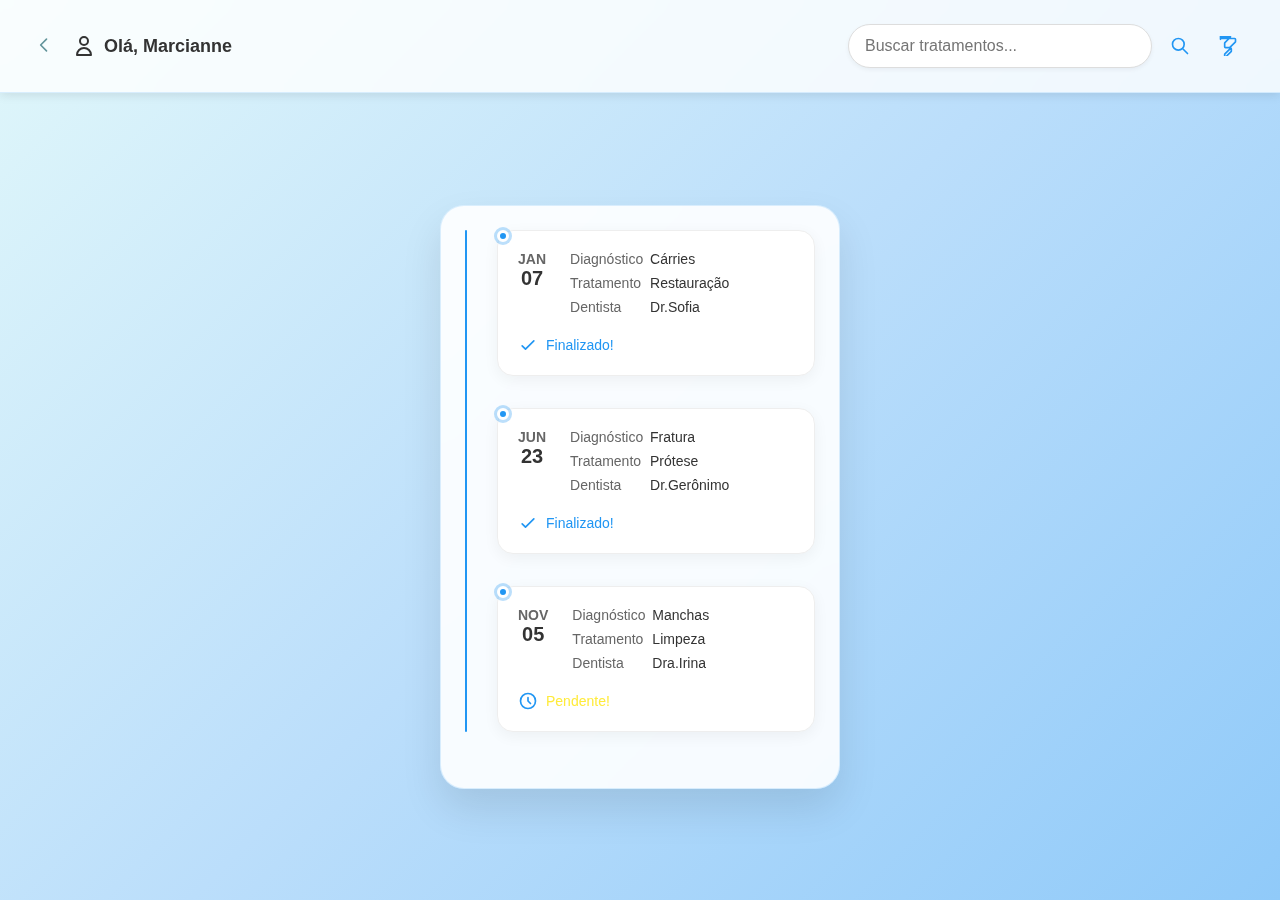
<file: historico.html>
<!DOCTYPE html>
<html lang="pt-BR">
<head>
    <meta charset="UTF-8">
    <meta name="viewport" content="width=device-width, initial-scale=1.0">
    <title>SorrisoTech - Histórico de Tratamentos</title>
    <link rel="stylesheet" href="historico.css">
</head>
<body>
    <div class="container">
        <!-- Header -->
        <header class="header">
            <div class="header-left-group">
                <button class="back-button">
                    <svg class="back-icon" fill="none" stroke="currentColor" viewBox="0 0 24 24">
                        <path stroke-linecap="round" stroke-linejoin="round" stroke-width="2" d="M15 19l-7-7 7-7"></path>
                    </svg>
                </button>
                <div class="user-greeting">
                    <svg class="user-icon" fill="none" stroke="currentColor" viewBox="0 0 24 24">
                        <path stroke-linecap="round" stroke-linejoin="round" stroke-width="2" d="M16 7a4 4 0 11-8 0 4 4 0 018 0zM12 14a7 7 0 00-7 7h14a7 7 0 00-7-7z"></path>
                    </svg>
                    <span class="greeting-text">Olá, Marcianne</span>
                </div>
            </div>
            <div class="search-container">
                <input type="text" class="search-input" placeholder="Buscar tratamentos...">
                <button class="search-button">
                    <svg class="search-icon" fill="none" stroke="currentColor" viewBox="0 0 24 24">
                        <path stroke-linecap="round" stroke-linejoin="round" stroke-width="2" d="M21 21l-6-6m2-5a7 7 0 11-14 0 7 7 0 0114 0z"></path>
                    </svg>
                </button>
                <button class="filter-button">
                    <svg class="filter-icon" fill="none" stroke="currentColor" viewBox="0 0 24 24">
                        <path stroke-linecap="round" stroke-linejoin="round" stroke-width="2" d="M3 4a1 1 0 011-1h16a1 1 0 011 1v2.586a1 1 0 01-.293.707l-6.414 6.414a1 1 0 00.293.707H15a1 1 0 011 1v2.586a1 1 0 01-.293.707l-6.414 6.414a1 1 0 00.293.707H9a1 1 0 01-1-1v-2.586a1 1 0 01.293-.707l6.414-6.414A1 1 0 0015 14H9a1 1 0 01-1-1V8.586a1 1 0 01.293-.707l6.414-6.414A1 1 0 0015 1H4a1 1 0 01-1-1V4z"></path>
                    </svg>
                </button>
            </div>
        </header>

        <!-- Main Content -->
        <main class="main-content">
            <div class="timeline-container">
                <div class="timeline">
                    <div class="timeline-item">
                        <div class="timeline-dot"></div>
                        <div class="card">
                            <div class="card-header">
                                <div class="date">
                                    <div class="month">JAN</div>
                                    <div class="day">07</div>
                                </div>
                                <div class="card-info">
                                    <div class="info-row">
                                        <span class="label">Diagnóstico</span>
                                        <span class="value">Cárries</span>
                                    </div>
                                    <div class="info-row">
                                        <span class="label">Tratamento</span>
                                        <span class="value">Restauração</span>
                                    </div>
                                    <div class="info-row">
                                        <span class="label">Dentista</span>
                                        <span class="value">Dr.Sofia</span>
                                    </div>
                                </div>
                            </div>
                            <div class="card-status">
                                <svg class="status-icon" fill="none" stroke="currentColor" viewBox="0 0 24 24">
                                    <path stroke-linecap="round" stroke-linejoin="round" stroke-width="2" d="M5 13l4 4L19 7"></path>
                                </svg>
                                <span class="status-text">Finalizado!</span>
                            </div>
                        </div>
                    </div>
                    
                    <div class="timeline-item">
                        <div class="timeline-dot"></div>
                        <div class="card">
                            <div class="card-header">
                                <div class="date">
                                    <div class="month">JUN</div>
                                    <div class="day">23</div>
                                </div>
                                <div class="card-info">
                                    <div class="info-row">
                                        <span class="label">Diagnóstico</span>
                                        <span class="value">Fratura</span>
                                    </div>
                                    <div class="info-row">
                                        <span class="label">Tratamento</span>
                                        <span class="value">Prótese</span>
                                    </div>
                                    <div class="info-row">
                                        <span class="label">Dentista</span>
                                        <span class="value">Dr.Gerônimo</span>
                                    </div>
                                </div>
                            </div>
                            <div class="card-status">
                                <svg class="status-icon" fill="none" stroke="currentColor" viewBox="0 0 24 24">
                                    <path stroke-linecap="round" stroke-linejoin="round" stroke-width="2" d="M5 13l4 4L19 7"></path>
                                </svg>
                                <span class="status-text">Finalizado!</span>
                            </div>
                        </div>
                    </div>
                    
                    <div class="timeline-item">
                        <div class="timeline-dot"></div>
                        <div class="card">
                            <div class="card-header">
                                <div class="date">
                                    <div class="month">NOV</div>
                                    <div class="day">05</div>
                                </div>
                                <div class="card-info">
                                    <div class="info-row">
                                        <span class="label">Diagnóstico</span>
                                        <span class="value">Manchas</span>
                                    </div>
                                    <div class="info-row">
                                        <span class="label">Tratamento</span>
                                        <span class="value">Limpeza</span>
                                    </div>
                                    <div class="info-row">
                                        <span class="label">Dentista</span>
                                        <span class="value">Dra.Irina</span>
                                    </div>
                                </div>
                            </div>
                            <div class="card-status">
                                <svg class="status-icon" fill="none" stroke="currentColor" viewBox="0 0 24 24">
                                    <path stroke-linecap="round" stroke-linejoin="round" stroke-width="2" d="M12 8v4l3 3m6-3a9 9 0 11-18 0 9 9 0 0118 0z"></path>
                                </svg>
                                <span class="status-text pending">Pendente!</span>
                            </div>
                        </div>
                    </div>
                </div>
            </div>
        </main>
    </div>
    <script src="historico.js"></script>
</body>
</html>
</file>
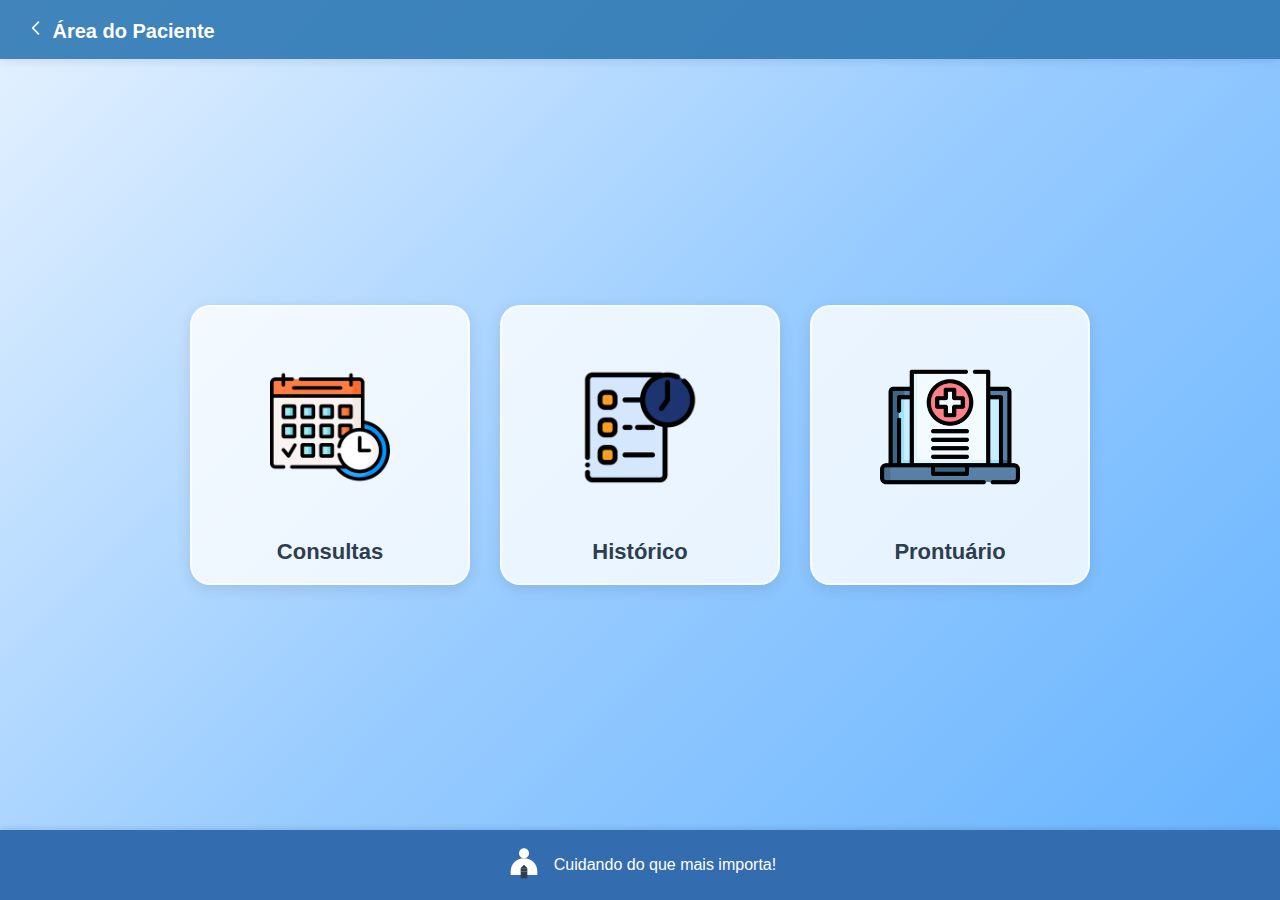
<file: menu.html>
<!DOCTYPE html>
<html lang="pt-BR">
<head>
    <meta charset="UTF-8">
    <meta name="viewport" content="width=device-width, initial-scale=1.0">
    <title>Área do Paciente</title>
    <link rel="stylesheet" href="menu.css">
</head>
<body>
       <header class="header">
            <div class="logo-container">
                <div class="header-left-group">
                    <a href="login.html" class="back-button" aria-label="Voltar para login">
                        <svg class="back-icon" fill="none" stroke="currentColor" viewBox="0 0 24 24">
                            <path stroke-linecap="round" stroke-linejoin="round" stroke-width="2" d="M15 19l-7-7 7-7"></path>
                        </svg>
                    </a>
                    <span class="logo-text">Área do Paciente</span>
                </div>
            </div>
        </header>
    
    <div class="container">
        <div class="card">
            <link rel="stylesheet" href="">
            <div class="icon-container">
                <a href="consultas.html"><img src="img/appointment (1).png" alt="Consultas"></a>
            </div>
            <div class="card-title">Consultas</div>
        </div>
        
        <div class="card">
    
            <div class="icon-container">
                <a href="historico.html"><img src="img/history.png" alt=""></a>
            </div>
            <div class="card-title">Histórico</div>
        </div>
        
        <div class="card">
            <div class="icon-container">
                <a href="prontuário.html"><img src="img/medical-record.png" alt=""></a>
            </div>
            <div class="card-title">Prontuário</div>
        </div>
    </div>
    
    <div class="footer">
        <svg class="tooth-icon" xmlns="http://www.w3.org/2000/svg" viewBox="0 0 24 24">
            <path d="M12 2C10.3 2 9 3.3 9 5c0 1.7 1.3 3 3 3s3-1.3 3-3c0-1.7-1.3-3-3-3z" fill="white"/>
            <path d="M12 8c-4.5 0-8 3.5-8 8v2h16v-2c0-4.5-3.5-8-8-8z" fill="white"/>
            <path d="M10 14h4v2h-4z" fill="#2c3e50"/>
            <path d="M10 16h4v2h-4z" fill="#2c3e50"/>
            <path d="M10 18h4v2h-4z" fill="#2c3e50"/>
            <path d="M12 12l-2 2h4z" fill="#2c3e50"/>
            <path d="M12 12l2 2h-4z" fill="#2c3e50"/>
        </svg>
        Cuidando do que mais importa!
    </div>
</body>
</html>
</file>
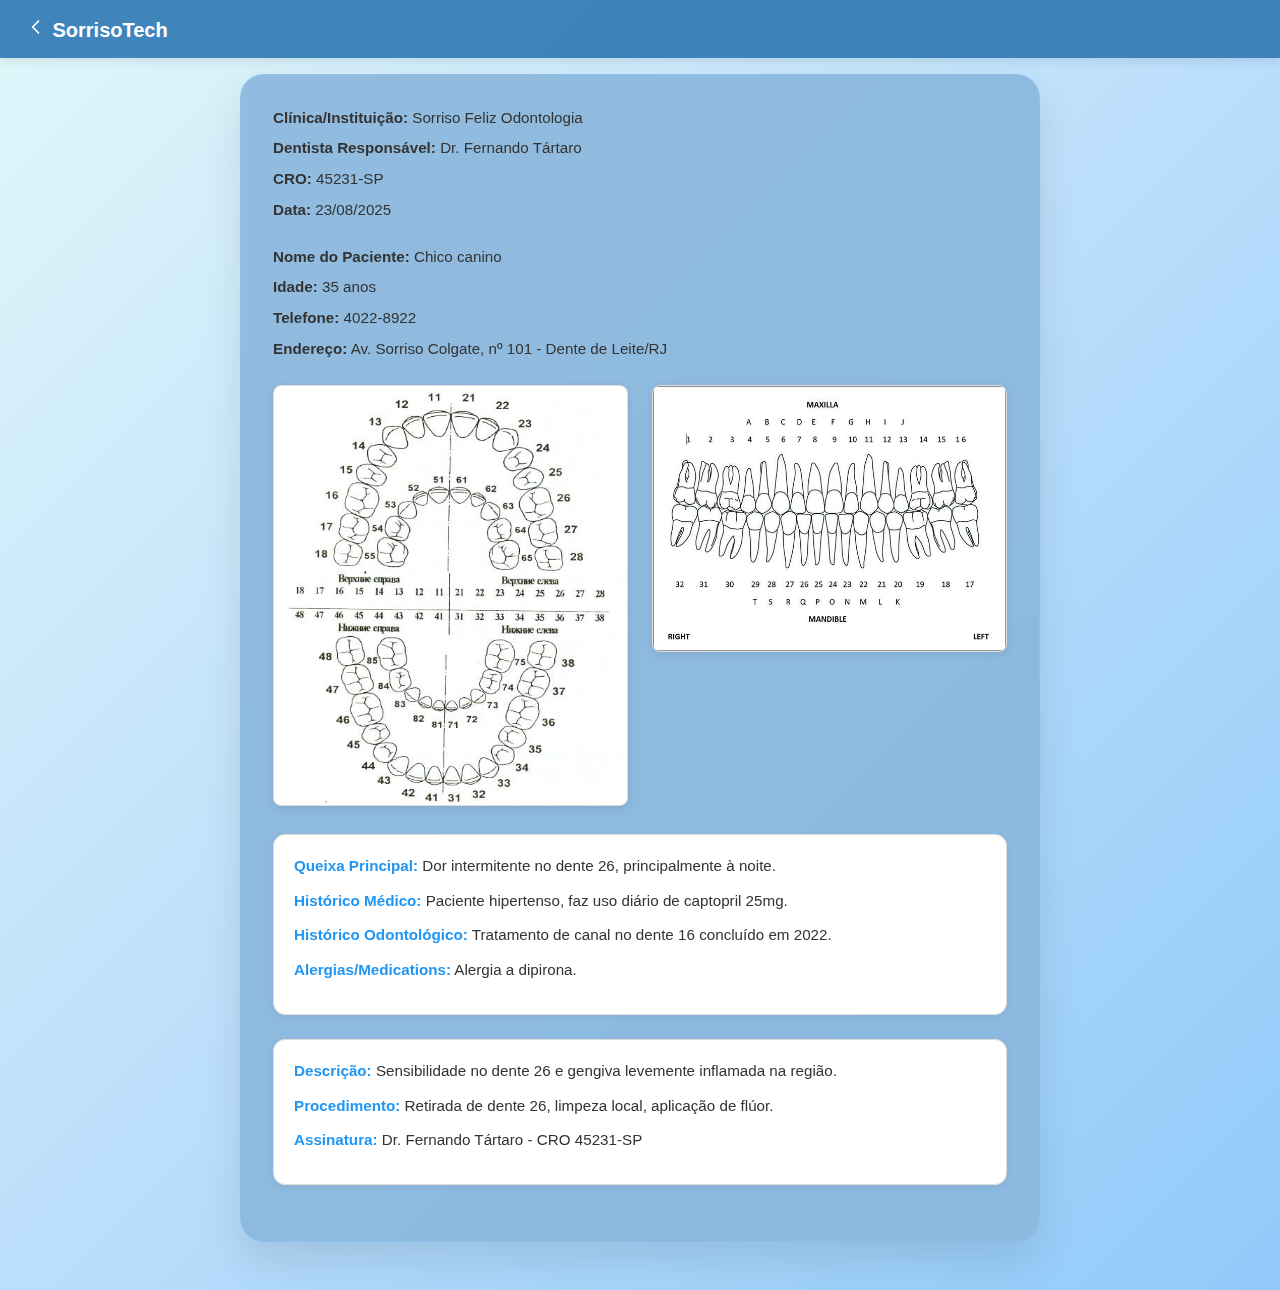
<file: prontuário.html>
<!DOCTYPE html>
<html lang="pt-BR">
<head>
    <meta charset="UTF-8">
    <meta name="viewport" content="width=device-width, initial-scale=1.0">
    <title>SorrisoTech - Prontuário do Paciente</title>
    <link rel="stylesheet" href="prontuário.css">
</head>
<body>
    <div class="container">
        <!-- Header -->
        <header class="header">
            <div class="logo-container">  <div class="header-left-group">
                <button class="back-button">
                    <svg class="back-icon" fill="none" stroke="currentColor" viewBox="0 0 24 24">
                        <path stroke-linecap="round" stroke-linejoin="round" stroke-width="2" d="M15 19l-7-7 7-7"></path>
                    </svg>
                </button>
                <span class="logo-text">SorrisoTech</span>
            </div>
        </header>

        <!-- Main Content -->
        <main class="main-content">
            <div class="prontuario-container">
                <div class="patient-info">
                    <p><strong>Clínica/Instituição:</strong> Sorriso Feliz Odontologia</p>
                    <p><strong>Dentista Responsável:</strong> Dr. Fernando Tártaro</p>
                    <p><strong>CRO:</strong> 45231-SP</p>
                    <p><strong>Data:</strong> 23/08/2025</p>
                </div>

                <div class="patient-details">
                    <p><strong>Nome do Paciente:</strong> Chico canino</p>
                    <p><strong>Idade:</strong> 35 anos</p>
                    <p><strong>Telefone:</strong> 4022-8922</p>
                    <p><strong>Endereço:</strong> Av. Sorriso Colgate, nº 101 - Dente de Leite/RJ</p>
                </div>

                <div class="dental-diagrams">
                    <div class="diagram-container">
                        <img src="img/dentão.jpg" alt="Diagrama de dentes superiores" class="dental-diagram">
                    </div>
                    <div class="diagram-container">
                        <img src="img/dentexx.jpg" alt="Diagrama de dentes inferiores" class="dental-diagram">
                    </div>
                </div>

                <div class="medical-history">
                    <div class="info-section">
                        <p><strong>Queixa Principal:</strong> Dor intermitente no dente 26, principalmente à noite.</p>
                        <p><strong>Histórico Médico:</strong> Paciente hipertenso, faz uso diário de captopril 25mg.</p>
                        <p><strong>Histórico Odontológico:</strong> Tratamento de canal no dente 16 concluído em 2022.</p>
                        <p><strong>Alergias/Medications:</strong> Alergia a dipirona.</p>
                    </div>
                </div>

                <div class="treatment-details">
                    <div class="info-section">
                        <p><strong>Descrição:</strong> Sensibilidade no dente 26 e gengiva levemente inflamada na região.</p>
                        <p><strong>Procedimento:</strong> Retirada de dente 26, limpeza local, aplicação de flúor.</p>
                        <p><strong>Assinatura:</strong> Dr. Fernando Tártaro - CRO 45231-SP</p>
                    </div>
                </div>
            </div>
        </main>
    </div>
    <script src="prontuário.js"></script>
</body>
</html>
</file>
<file: historico.css>
/* styles.css */
* {
    margin: 0;
    padding: 0;
    box-sizing: border-box;
}

body {
    font-family: 'Segoe UI', Tahoma, Geneva, Verdana, sans-serif;
    min-height: 100vh;
    background: linear-gradient(135deg, #e0f7fa 0%, #bbdefb 50%, #90caf9 100%);
    color: #333;
}

.container {
    min-height: 100vh;
    display: flex;
    flex-direction: column;
}

/* Header Styles */
.header {
    padding: 1.5rem 2rem;
    background-color: rgba(255, 255, 255, 0.8);
    backdrop-filter: blur(10px);
    border-bottom: 1px solid rgba(144, 202, 249, 0.3);
    box-shadow: 0 2px 10px rgba(0, 0, 0, 0.1);
    display: flex;
    justify-content: space-between;
    align-items: center;
    gap: 1rem;
}

.header-left-group {
    display: flex;
    align-items: center;
    gap: 1rem;
    justify-content: flex-start;
}


.header-left-group {
    display: flex;
    align-items: center;
    gap: 1rem;
}

.back-button {
    background: none;
    border: none;
    cursor: pointer;
    width: 24px;
    height: 24px;
    color: rgb(100, 149, 156);
    transition: all 0.3s ease;
}

.back-button:hover {
    transform: scale(1.1);
}

.back-icon {
    width: 1.25rem;
    height: 1.25rem;
}

.user-greeting {
    display: flex;
    align-items: center;
    gap: 0.5rem;
}

.user-icon {
    width: 1.5rem;
    height: 1.5rem;
    color: #333;
}

.greeting-text {
    font-size: 1.125rem;
    font-weight: 600;
    color: #333;
}

.search-container {
    display: flex;
    align-items: center;
    flex: 1;
    max-width: 400px;
    gap: 0.5rem;
}

.search-input {
    flex: 1;
    padding: 0.75rem 1rem;
    border-radius: 2rem;
    border: 1px solid #ddd;
    font-size: 1rem;
    color: #333;
    background-color: white;
    transition: all 0.3s ease;
    box-shadow: 0 2px 4px rgba(0, 0, 0, 0.05);
}

.search-input:focus {
    outline: none;
    border-color: #2196f3;
    box-shadow: 0 0 0 3px rgba(33, 150, 243, 0.1);
}

.search-button, .filter-button {
    background: none;
    border: none;
    cursor: pointer;
    width: 40px;
    height: 40px;
    border-radius: 50%;
    display: flex;
    align-items: center;
    justify-content: center;
    transition: all 0.3s ease;
    color: #2196f3;
}

.search-button:hover, .filter-button:hover {
    background-color: rgba(33, 150, 243, 0.1);
    transform: scale(1.05);
}

.search-icon, .filter-icon {
    width: 1.25rem;
    height: 1.25rem;
}

/* Main Content Styles */
.main-content {
    flex: 1;
    display: flex;
    justify-content: center;
    align-items: center;
    padding: 1rem;
}

.timeline-container {
    width: 100%;
    max-width: 400px;
    background-color: rgba(255, 255, 255, 0.9);
    backdrop-filter: blur(10px);
    border-radius: 1.5rem;
    padding: 1.5rem;
    box-shadow: 0 20px 40px rgba(0, 0, 0, 0.1);
    border: 1px solid rgba(144, 202, 249, 0.3);
}

.timeline {
    position: relative;
    padding-left: 2rem;
}

.timeline::before {
    content: '';
    position: absolute;
    left: 0;
    top: 0;
    bottom: 0;
    width: 2px;
    background-color: #2196f3;
    border-radius: 1px;
}

.timeline-item {
    margin-bottom: 2rem;
    position: relative;
}

.timeline-dot {
    position: absolute;
    left: 0;
    top: 0;
    width: 12px;
    height: 12px;
    background-color: #2196f3;
    border-radius: 50%;
    border: 3px solid white;
    box-shadow: 0 0 0 3px rgba(33, 150, 243, 0.3);
    z-index: 1;
}

.card {
    background-color: white;
    border-radius: 1rem;
    padding: 1.25rem;
    box-shadow: 0 4px 15px rgba(0, 0, 0, 0.05);
    border: 1px solid #eee;
    transition: all 0.3s ease;
}

.card:hover {
    transform: translateY(-2px);
    box-shadow: 0 8px 20px rgba(0, 0, 0, 0.1);
}

.card-header {
    display: flex;
    gap: 1.5rem;
    margin-bottom: 0.75rem;
}

.date {
    text-align: center;
    font-weight: bold;
    color: #333;
}

.month {
    font-size: 0.875rem;
    color: #666;
}

.day {
    font-size: 1.25rem;
    color: #333;
}

.card-info {
    flex: 1;
}

.info-row {
    display: flex;
    margin-bottom: 0.5rem;
    font-size: 0.875rem;
}

.label {
    font-weight: 500;
    color: #666;
    min-width: 80px;
    flex-shrink: 0;
}

.value {
    color: #333;
    flex: 1;
}

.card-status {
    display: flex;
    align-items: center;
    gap: 0.5rem;
    font-size: 0.875rem;
}

.status-icon {
    width: 1.25rem;
    height: 1.25rem;
    color: #2196f3;
}

.status-text {
    color: #2196f3;
}

.status-text.pending {
    color: #ffeb3b;
}

/* Responsive Design */
@media (max-width: 768px) {
    .header {
        padding: 1rem 1.5rem;
        flex-direction: column;
        gap: 1rem;
    }
    
    .search-container {
        width: 100%;
        max-width: none;
        flex-wrap: wrap;
    }
    
    .search-input {
        flex: 1;
        max-width: 250px;
    }
    
    .main-content {
        padding: 1rem;
    }
    
    .timeline-container {
        padding: 1rem;
        max-width: 350px;
    }
    
    .timeline-item {
        margin-bottom: 1.5rem;
    }
}

@media (max-width: 480px) {
    .header {
        padding: 1rem;
    }
    
    .user-greeting {
        font-size: 1rem;
    }
    
    .search-input {
        max-width: 200px;
        font-size: 0.875rem;
    }
    
    .card {
        padding: 1rem;
    }
    
    .card-header {
        flex-direction: column;
        gap: 0.75rem;
    }
    
    .date {
        margin-bottom: 0.5rem;
    }
    
    .card-info {
        flex: none;
    }
    
    .info-row {
        flex-direction: column;
    }
    
    .label {
        min-width: auto;
        font-size: 0.75rem;
    }
    
    .value {
        font-size: 0.875rem;
    }
}
</file>
<file: menu.css>
* {
            margin: 0;
            padding: 0;
            box-sizing: border-box;
            font-family: 'Segoe UI', Tahoma, Geneva, Verdana, sans-serif;
        }
        
        body {
            background: linear-gradient(135deg, #e6f2ff 0%, #99ccff 50%, #66b3ff 100%);
            min-height: 100vh;
            display: flex;
            flex-direction: column;
            align-items: center;
        }
        
        .header {
            width: 100%;
            background-color: rgba(45, 120, 180, 0.9);
            color: white;
            padding: 1rem 1.5rem;
            display: flex;
            align-items: center;
            gap: 0.5rem;
            box-shadow: 0 2px 10px rgba(0, 0, 0, 0.1);
        }

        .back-button {
            background: none;
            border: none;
            cursor: pointer;
            width: 24px;
            height: 24px;
            color: rgb(255, 255, 255);
            transition: all 0.3s ease;
            display: inline-flex;
            align-items: center;
            justify-content: center;
            text-decoration: none;
        }

        .back-button:hover {
            transform: scale(1.1);
        }

        .back-icon {
            width: 1.25rem;
            height: 1.25rem;
        }

        .logo-container {
            display: flex;
            align-items: center;
            gap: 0.75rem;
        }

        .logo-text {
            font-size: 1.25rem;
            font-weight: bold;
            color: white;
        }
        
        .back-arrow {
            width: 24px;
            height: 24px;
            margin-right: 10px;
            fill: white;
        }
        
        .container {
            max-width: 1200px;
            width: 100%;
            padding: 30px 20px;
            display: flex;
            flex-wrap: wrap;
            justify-content: center;
            gap: 30px;
            flex-grow: 1;
            align-items: center;
        }
        
        .card {
            background-color: rgba(255, 255, 255, 0.8);
            border-radius: 20px;
            padding: 25px 25px 60px; /* reserve space for absolute title */
            width: 280px;
            height: 280px;
            display: flex;
            flex-direction: column;
            align-items: center;
            justify-content: center; /* center icon vertically */
            position: relative;
            text-align: center;
            box-shadow: 0 4px 15px rgba(0,0,0,0.1);
            transition: transform 0.3s ease, box-shadow 0.3s ease;
            cursor: pointer;
            border: 2px solid rgba(255,255,255,0.7);
        }
        
        .card:hover {
            transform: translateY(-5px);
            box-shadow: 0 8px 25px rgba(0,0,0,0.15);
        }
        
        .icon-container {
            width: 140px;
            height: 140px;
            margin: 0 auto;
            position: relative;
            display: flex;
            justify-content: center;
            align-items: center;
        }

       a img {
            width: auto;
            height: auto;
            max-width: 120px;
            max-height: 120px;
            object-fit: contain;
            display: block;
            margin: 0 auto;
       }

       /* Aumenta levemente a imagem do 3º card (Prontuário) */
       .card:nth-child(3) .icon-container img {
           max-width: 140px;
           max-height: 140px;
       }

       .icon-container a {
           display: flex;
           justify-content: center;
           align-items: center;
           width: 100%;
           height: 100%;
           margin: 0 auto;
       }

        
       
        
        .icon {
            width: 120px;
            height: 120px;
            max-width: 120px;
            max-height: 120px;
            object-fit: contain;
            display: block;
            margin: 0 auto;
        }

        .card-title {
            font-size: 22px;
            font-weight: bold;
            color: #2c3e50;
            margin: 0;
            position: absolute;
            bottom: 18px;
            left: 50%;
            transform: translateX(-50%);
            white-space: nowrap;
            z-index: 2;
        }
        
        .footer {
            width: 100%;
            background-color: #346cb0;
            padding: 15px 20px;
            display: flex;
            align-items: center;
            justify-content: center;
            color: white;
            font-size: 16px;
            font-weight: 500;
            box-shadow: 0 -2px 5px rgba(0,0,0,0.1);
        }
        
        .tooth-icon {
            width: 40px;
            height: 40px;
            margin-right: 10px;
            fill: white;
        }
        
        @media (max-width: 768px) {
            .container {
                padding: 20px 10px;
                gap: 20px;
            }
            
            .card {
                width: 240px;
                height: 240px;
                padding: 20px 20px 50px;
            }
            
            .icon-container {
                width: 120px;
                height: 120px;
            }

            /* Ajuste responsivo para o 3º card */
            .card:nth-child(3) .icon-container img {
                max-width: 130px;
                max-height: 130px;
            }
            
            .card-title {
                font-size: 18px;
                position: absolute;
                bottom: 16px;
                left: 50%;
                transform: translateX(-50%);
            }
        }
        
        @media (max-width: 480px) {
            .card {
                width: 200px;
                height: 200px;
                padding: 15px 15px 45px;
            }
            
            .icon-container {
                width: 90px;
                height: 90px;
            }

            /* Ajuste responsivo para o 3º card */
            .card:nth-child(3) .icon-container img {
                max-width: 100px;
                max-height: 100px;
            }
            
            .card-title {
                position: absolute;
                bottom: 12px;
                left: 50%;
                transform: translateX(-50%);
            }
            
            .header {
                font-size: 20px;
                padding: 12px 15px;
            }
            
            .footer {
                font-size: 14px;
                padding: 12px 15px;
            }
        }
</file>
<file: prontuário.css>
/* styles.css */
* {
    margin: 0;
    padding: 0;
    box-sizing: border-box;
}

body {
    font-family: 'Segoe UI', Tahoma, Geneva, Verdana, sans-serif;
    min-height: 100vh;
    background: linear-gradient(135deg, #e0f7fa 0%, #bbdefb 50%, #90caf9 100%);
    color: #333;
}

.container {
    min-height: 100vh;
    display: flex;
    flex-direction: column;
}

/* Header Styles */
.header {
    background-color: rgba(45, 120, 180, 0.9);
    color: white;
    padding: 1rem 1.5rem;
    display: flex;
    align-items: center;
    gap: 0.5rem;
    box-shadow: 0 2px 10px rgba(0, 0, 0, 0.1);
}

.back-button {
    background: none;
    border: none;
    cursor: pointer;
    width: 24px;
    height: 24px;
    color: rgb(255, 255, 255);
    transition: all 0.3s ease;
  
}

.back-button:hover {
    transform: scale(1.1);
}

.back-icon {
    width: 1.25rem;
    height: 1.25rem;
}

.logo-container {
    display: flex;
    align-items: center;
    gap: 0.75rem;
}

.logo-icon {
    width: 2rem;
    height: 2rem;
    color: rgb(255, 255, 255);
}

.logo-text {
    font-size: 1.25rem;
    font-weight: bold;
    color: white;
}

/* Main Content Styles */
.main-content {
    flex: 1;
    display: flex;
    justify-content: center;
    align-items: center;
    padding: 1rem;
}

.prontuario-container {
    width: 100%;
    max-width: 800px;
    background-color:rgba(138, 182, 220, 0.9);
    backdrop-filter: blur(10px);
    border-radius: 1.5rem;
    padding: 2rem;
    box-shadow: 0 20px 40px rgba(0, 0, 0, 0.1);
    border: 1px solid rgba(144, 202, 249, 0.3);
    margin-bottom: 2rem;
}

.patient-info, .patient-details, .medical-history, .treatment-details {
    margin-bottom: 1.5rem;
}

.patient-info p, .patient-details p {
    margin-bottom: 0.5rem;
    font-size: 0.95rem;
    line-height: 1.5;
}

.dental-diagrams {
    display: flex;
    gap: 1.5rem;
    margin-bottom: 1.5rem;
    flex-wrap: wrap;
}

.diagram-container {
    flex: 1;
    min-width: 250px;
    text-align: center;
}

.dental-diagram {
    width: 100%;
    height: auto;
    border: 1px solid #ddd;
    border-radius: 0.5rem;
    box-shadow: 0 2px 8px rgba(0, 0, 0, 0.1);
}

.info-section {
    background-color: white;
    border-radius: 0.75rem;
    padding: 1.25rem;
    border: 1px solid #ddd;
    box-shadow: 0 2px 8px rgba(0, 0, 0, 0.05);
}

.info-section p {
    margin-bottom: 0.75rem;
    font-size: 0.95rem;
    line-height: 1.5;
}

.info-section strong {
    color: #2196f3;
}

/* Responsive Design */
@media (max-width: 768px) {
    .header {
        padding: 0.75rem 1rem;
    }
    
    .prontuario-container {
        padding: 1.5rem;
        margin-bottom: 1.5rem;
    }
    
    .dental-diagrams {
        flex-direction: column;
    }
    
    .diagram-container {
        min-width: 100%;
    }
    
    .patient-info p, .patient-details p, .info-section p {
        font-size: 0.9rem;
    }
}

@media (max-width: 480px) {
    .header {
        padding: 0.5rem 0.75rem;
    }
    
    .prontuario-container {
        padding: 1rem;
    }
    
    .patient-info p, .patient-details p, .info-section p {
        font-size: 0.85rem;
    }
}
</file>
